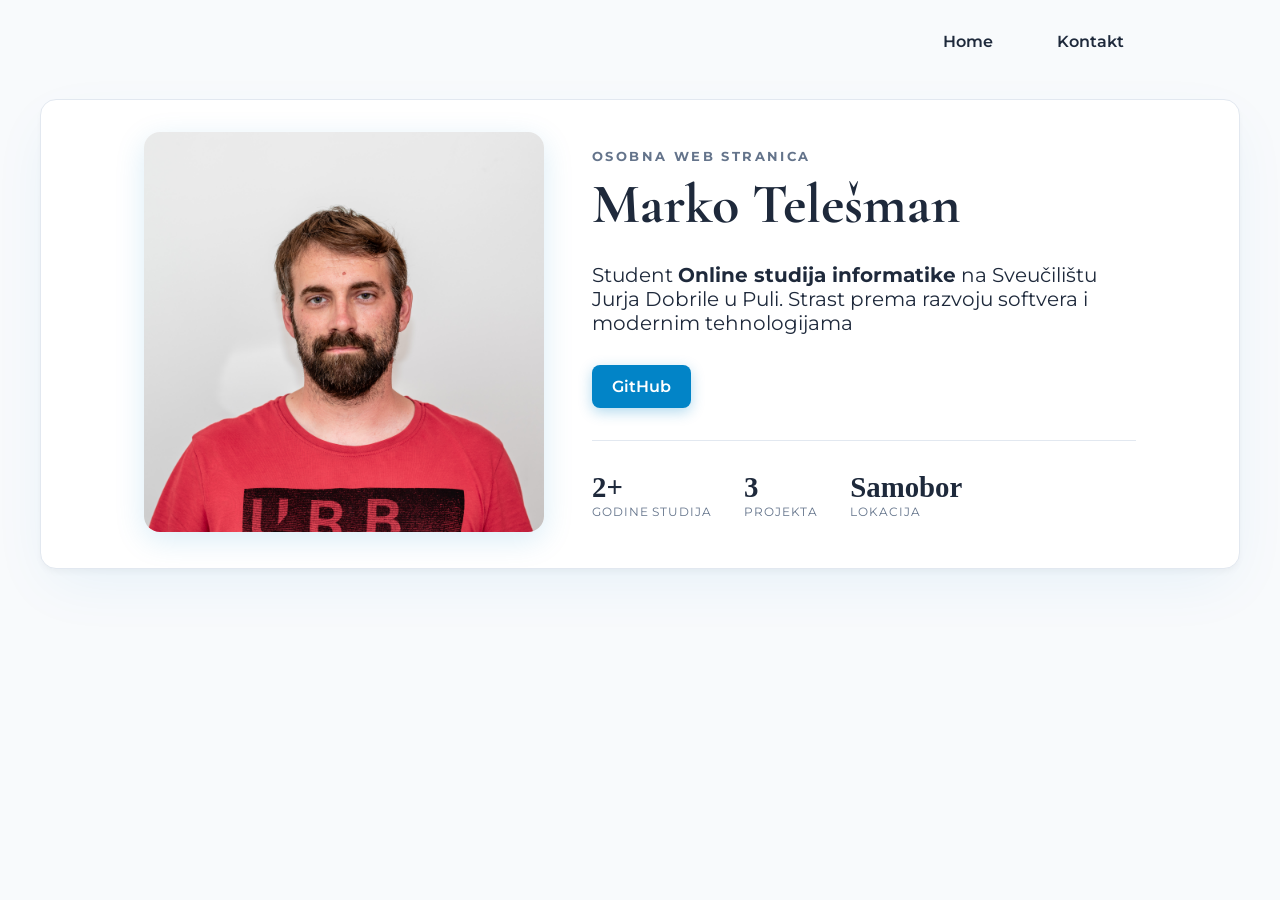
<file: index.html>
<!DOCTYPE html>
<html lang="en">
<head>
    <title>Marko Telesman</title>
    <meta charset="UTF-8">
    <meta name="viewport" content="width=device-width, initial-scale=1">
    <link rel="stylesheet" href="style.css">
</head>
<body>
    
        <nav>
            <ul>
                <li><a href="index.html">Home</a></li>
                <li><a href="kontakt.html">Kontakt</a></li>
            </ul>
        </nav>
    <header>
        <div class="flex-container">
            <div class="img-wrapper">
                <img height="400px" width="400px" src="images/DSC_1091.jpg" alt="Marko Telesman">
            </div>
            
            <div class="text-container">
                <h3>OSOBNA WEB STRANICA</h3>
                <h1>Marko Telešman</h1>

                <p>Student <strong>Online studija informatike</strong> 
                    na Sveučilištu Jurja Dobrile u Puli. 
                    Strast prema razvoju softvera i modernim tehnologijama</p>
                <a href="https://github.com/markotelesman" class="cta-button" target="_blank">GitHub</a>
                <hr>
                <div class="stats">
                    <div class="stat">
                        <span class="stat-value">2+</span>
                        <span class="stat-label">Godine studija</span>
                    </div>
                    <div class="stat">
                        <span class="stat-value">3</span>
                        <span class="stat-label">Projekta</span>
                    </div>
                    <div class="stat">
                        <span class="stat-value">Samobor</span>
                        <span class="stat-label">Lokacija</span>
                    </div>
                </div>
            </div>
        </div>
    </header>
</body>
</html>
</file>
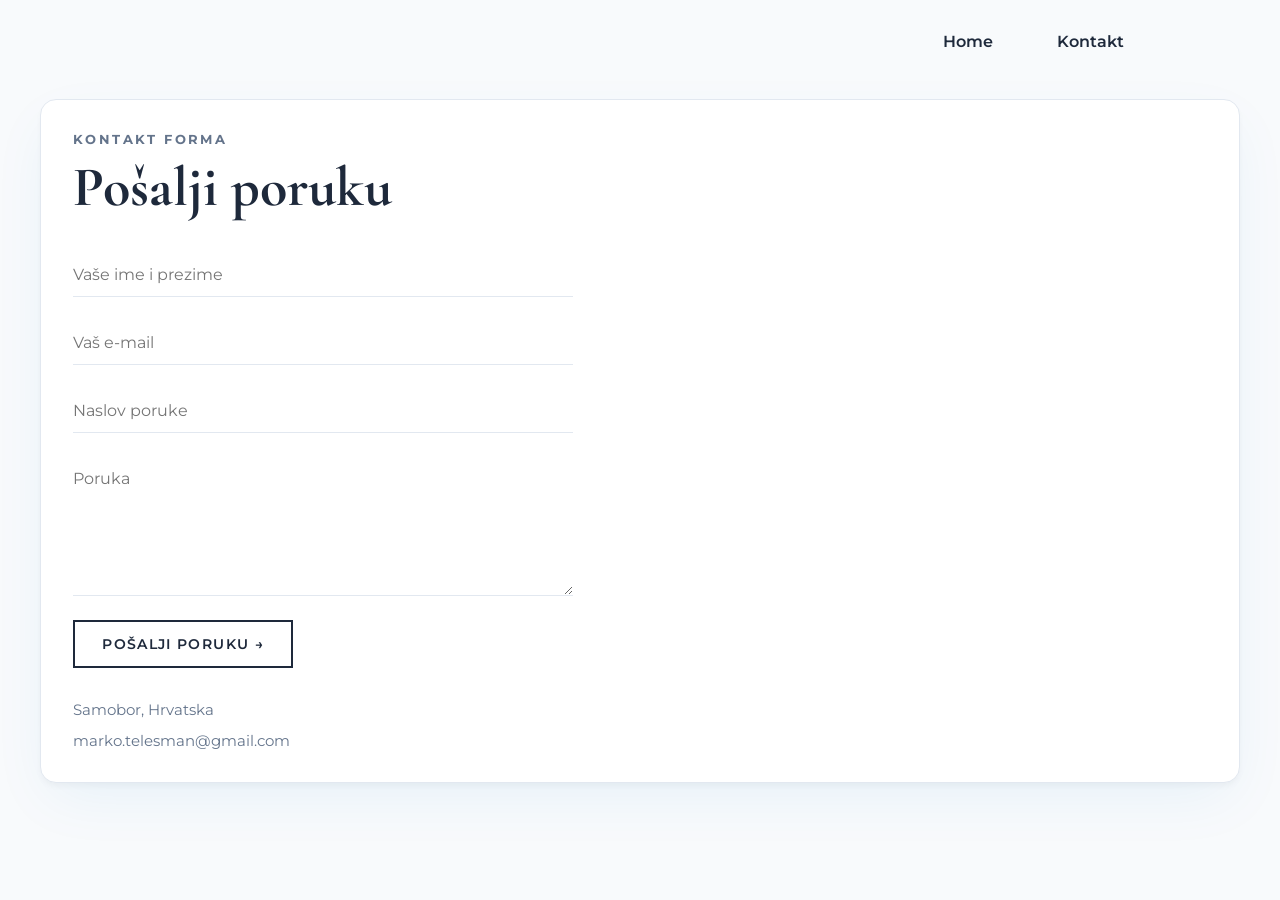
<file: kontakt.html>
<!DOCTYPE html>
<html lang="en">
<head>
    <title>Marko Telesman</title>
    <meta charset="UTF-8">
    <meta name="viewport" content="width=device-width, initial-scale=1">
    <link rel="stylesheet" href="style.css">
</head>
<body>
    
        <nav>
            <ul>
                <li><a href="index.html">Home</a></li>
                <li><a href="kontakt.html">Kontakt</a></li>
            </ul>
        </nav>
   
    <main>
        <section>
            <h3>KONTAKT FORMA</h3>
            <h1>Pošalji poruku</h1>

            <form id="kontakt-forma">
                <input id="ime" type="text" placeholder="Vaše ime i prezime">
                <input id="email" type="email" placeholder="Vaš e-mail">
                <input id="naslov" placeholder="Naslov poruke">
                <textarea id="poruka" placeholder="Poruka" rows="6"></textarea>
                <button type="submit">POŠALJI PORUKU &#8594</button>
            </form>

            <div class="kontakt-info">
                <p>Samobor, Hrvatska</p>
                <p>marko.telesman@gmail.com</p>
            </div>
        </section>
        <script src="main.js"></script>
</body>
</html>
</file>
<file: style.css>
@import url('https://fonts.googleapis.com/css2?family=Cormorant+Garamond:ital,wght@0,300..700;1,300..700&family=Montserrat:ital,wght@0,100..900;1,100..900&display=swap');

:root {
  --akcent: #0284C7;
  --pozadina: #F8FAFC;
  --tekst: #1E293B;
  --kontejner: #FFFFFF;
  --tekst2: #64748B;
  --border: #E2E8F0;
  --akcent-light: #E0F2FE;
}

* {
  margin: 0;
  padding: 0;
  box-sizing: border-box;
}

html {
  font-family: 'Montserrat', sans-serif;
  color: var(--tekst);
}

body {
  padding: 1em;
  background-color: var(--pozadina);  
}

h1, h2, h3 {
  font-family: Montserrat, Roboto;  
}

nav {
    margin: 1em auto 3em auto;
    width: min(1000px, 100%);
}

nav ul {
  display: flex;
  justify-content: flex-end;
  align-items: center;
  list-style: none;
  gap: 2em;
}

nav a {
  text-decoration: none;
  color: var(--tekst);
  font-weight: 600;
  padding: 0.5em 1em;
  border-radius: 2em;
  transition: all 0.2 ease;
}

nav a:hover {
  text-decoration: none;
  color: var(--akcent);
  background: var(--akcent-light);
}

header, section {
  margin: 2em auto;
  width: min(75em, 100%);
  background-color: var(--kontejner);
  padding: min(2em, 15%);
  border-radius: 1em;
  border: 1px solid var(--border);
  box-shadow: 0 4px 6px -1px rgba(0, 0, 0, 0.04),
              0 20px 60px -10px rgba(2, 132, 199, 0.08);
}

.flex-container {
  display: flex;
  justify-content: center;
  align-items: center;
  flex-wrap: wrap;
  gap: 3em;
}

header img {
  max-width: 100%;
  border-radius: 1em;
  object-fit: cover;
  object-position: center top;
  border-radius: 1em;
  box-shadow: 0 8px 30px rgba(2, 132, 199, 0.15);
}

.text-container {
  flex: 0 1 34em;
}

h1 {
  font-family: 'Cormorant Garamond', serif;
  font-size: 3.5rem;
}

h3 {
  font-size: 0.8rem;
  letter-spacing: 0.15rem;
  color: var(--tekst2);
  margin-bottom: 0.5em;
}

.text-container p {
  margin: 1.25em 0 1.5em 0;
  font-size: 1.25rem;
}

.cta-button {
  display: inline-block;
  text-decoration: none;
  color: white;
  background-color: var(--akcent);
  padding: 0.75em 1.25em;
  border-radius: 0.5em;
  font-weight: 600;
  transition: all 0.2s ease;
  box-shadow: 0 4px 14px rgba(2, 132, 199, 0.3);
}

.cta-button:hover {
  transform: translateY(-2px);
  box-shadow: 0 8px 20px rgba(2, 132, 199, 0.4);
}

hr {
  border: none;
  border-top: 1px solid var(--border);
  margin: 2em 0;
}

.stats {
  display: flex;
  gap: 2em;
}

.stat {
  display: flex;
  flex-direction: column;
  gap: 0.2em;
}

.stat-value {
  font-family: 'Cormorant Garmond', serif;
  font-size: 1.8rem;
  font-weight: 700;
  line-height: 1;
}

.stat-label {
  font-size: 0.72rem;
  letter-spacing: 0.08em;
  text-transform: uppercase;
  color: var(--tekst2);
}

form {
  display: flex;
  flex-direction: column;
  gap: 1.5em;
  margin-top: 2em;
  max-width: 500px;
}

input, textarea {
  width: 100%;
  border: none;
  border-bottom: 1px solid var(--border);
  padding: 0.75em 0;
  font-family: 'Montserrat', sans-serif;
  font-size: 1rem;
  color: var(--tekst);
  background: transparent;
  outline: none;
  transition: border-color 0.2s ease;
}

input:focus, textarea:focus {
  border-bottom-color: var(--akcent);
}

button[type="submit"] {
  align-self: flex-start;
  padding: 1em 2em;
  border: 2px solid var(--tekst);
  background: transparent;
  color: var(--tekst);
  font-family: 'Montserrat', sans-serif;
  font-size: 0.85rem;
  font-weight: 600;
  letter-spacing: 0.1em;
  text-transform: uppercase;
  cursor: pointer;
  transition: all 0.2s ease;
}

button[type="submit"]:hover {
  background: var(--tekst);
  color: white;
}

.kontakt-info {
  display: flex;
  flex-direction: column;
  gap: 0.75em;
  margin-top: 2em;
  max-width: 500px;
}

.kontakt-info p {
  color: var(--tekst2);
  font-size: 0.95rem;
}
</file>
